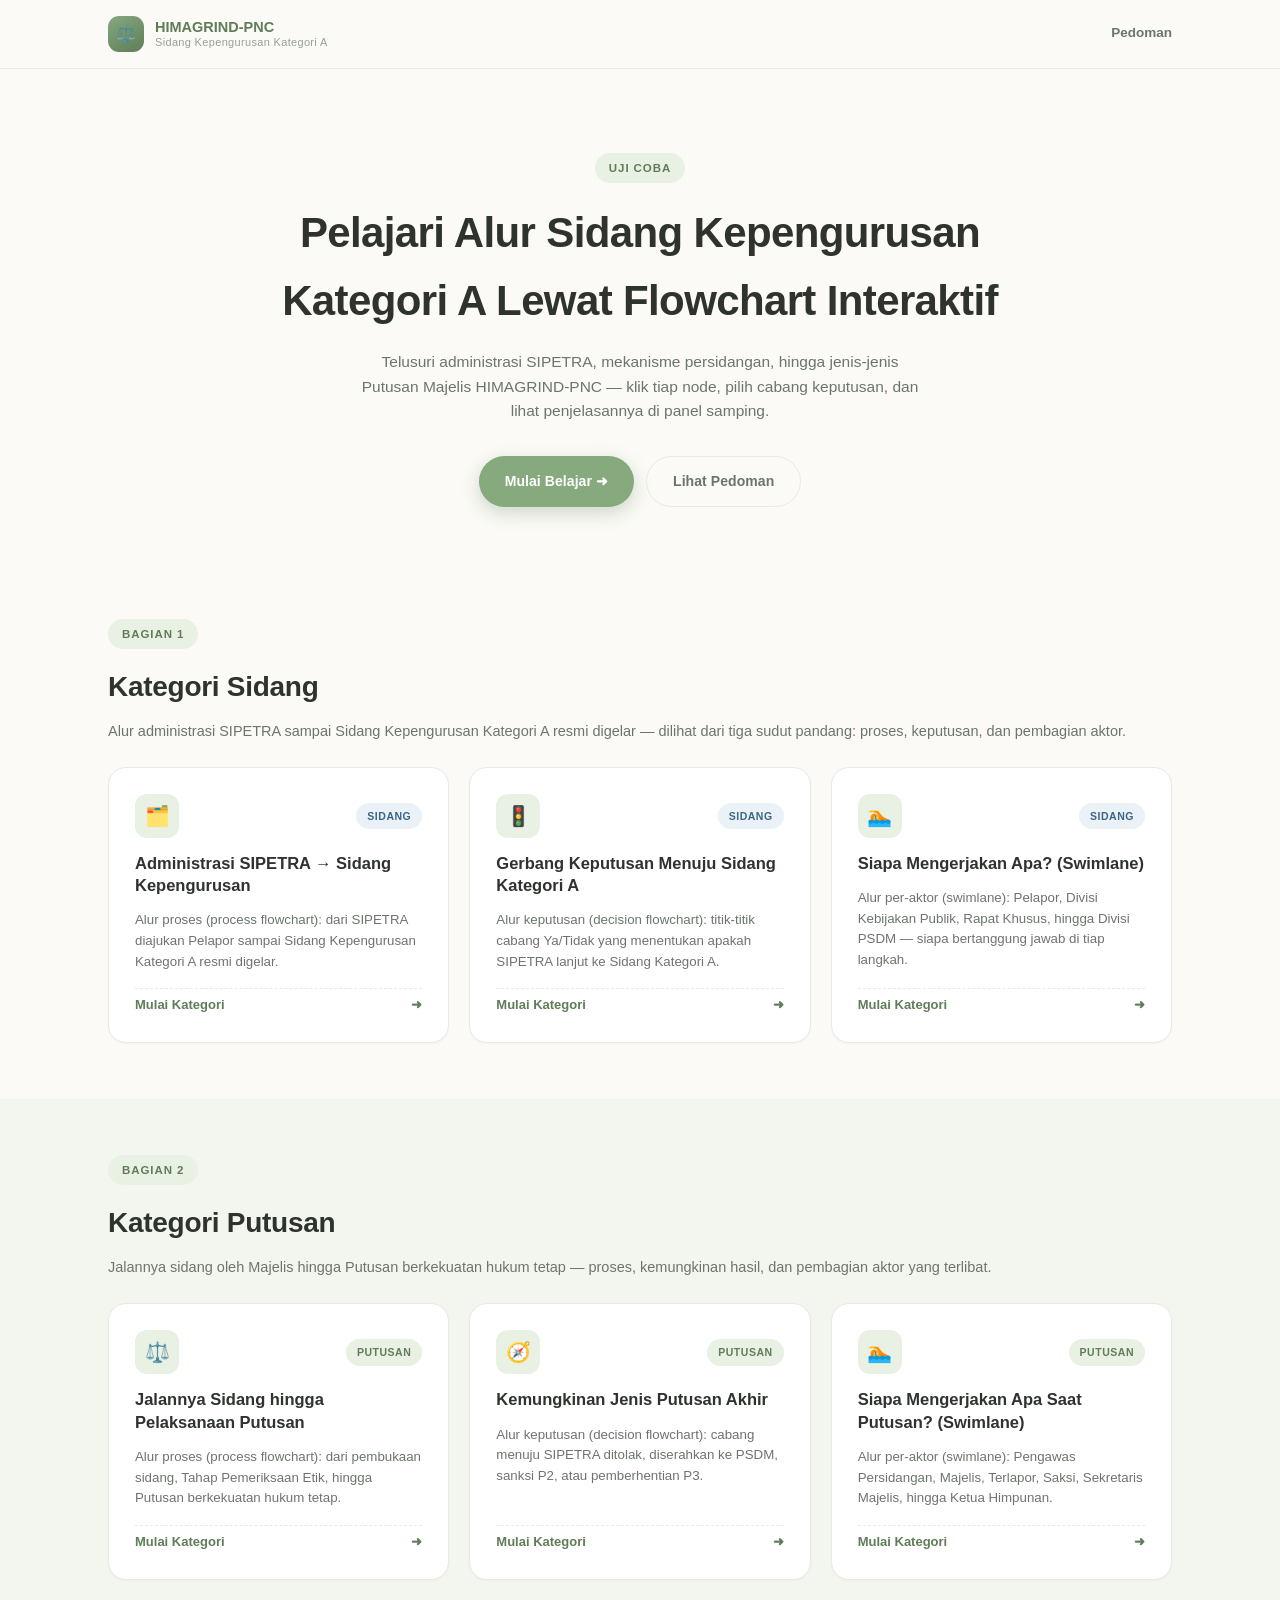
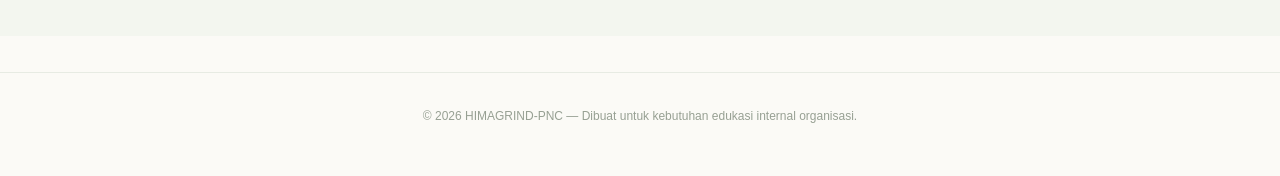
<file: index.html>
<!DOCTYPE html>
<html lang="id">
<head>
<meta charset="UTF-8">
<meta name="viewport" content="width=device-width, initial-scale=1.0">
<title>Interactive — Sidang Kepengurusan Kategori A | HIMAGRIND-PNC</title>
<link rel="stylesheet" href="assets/css/main.css">
</head>
<body>

  <nav class="navbar">
    <div class="navbar-inner">
      <div class="brand">
        <div class="brand-emblem">⚖️</div>
        <div class="brand-text">
          <span>HIMAGRIND-PNC</span>
          <small>Sidang Kepengurusan Kategori A</small>
        </div>
      </div>
      <div class="nav-links">
        <a href="https://setyosanang.github.io/FlowskA" target="_blank" rel="noopener">Pedoman</a>
      </div>
    </div>
  </nav>

  <!-- HERO: satu fokus, satu CTA -->
  <header class="hero container">
    <span class="eyebrow">Uji Coba</span>
    <h1>Pelajari Alur Sidang Kepengurusan Kategori A Lewat Flowchart Interaktif</h1>
    <p>Telusuri administrasi SIPETRA, mekanisme persidangan, hingga jenis-jenis Putusan Majelis HIMAGRIND-PNC — klik tiap node, pilih cabang keputusan, dan lihat penjelasannya di panel samping.</p>
    <div class="hero-cta-row">
      <a class="btn btn-primary" href="#kategori-sidang">Mulai Belajar ➜</a>
      <a class="btn btn-secondary" href="https://setyosanang.github.io/FlowskA/" target="_blank" rel="noopener">Lihat Pedoman</a>
    </div>
  </header>

  <!-- SECTION: Kategori Sidang -->
  <section class="section" id="kategori-sidang">
    <div class="container">
      <div class="section-head align-left">
        <span class="eyebrow">Bagian 1</span>
        <h2>Kategori Sidang</h2>
        <p>Alur administrasi SIPETRA sampai Sidang Kepengurusan Kategori A resmi digelar — dilihat dari tiga sudut pandang: proses, keputusan, dan pembagian aktor.</p>
      </div>
      <div class="category-grid" id="gridSidang"></div>
    </div>
  </section>

  <!-- SECTION: Kategori Putusan -->
  <section class="section section-alt" id="kategori-putusan">
    <div class="container">
      <div class="section-head align-left">
        <span class="eyebrow">Bagian 2</span>
        <h2>Kategori Putusan</h2>
        <p>Jalannya sidang oleh Majelis hingga Putusan berkekuatan hukum tetap — proses, kemungkinan hasil, dan pembagian aktor yang terlibat.</p>
      </div>
      <div class="category-grid" id="gridPutusan"></div>
    </div>
  </section>

  <footer class="site-footer">
    © <span data-year></span> HIMAGRIND-PNC — Dibuat untuk kebutuhan edukasi internal organisasi.
  </footer>

  <script src="assets/js/flowchart-data.js"></script>
  <script src="assets/js/main.js"></script>
</body>
</html>
</file>
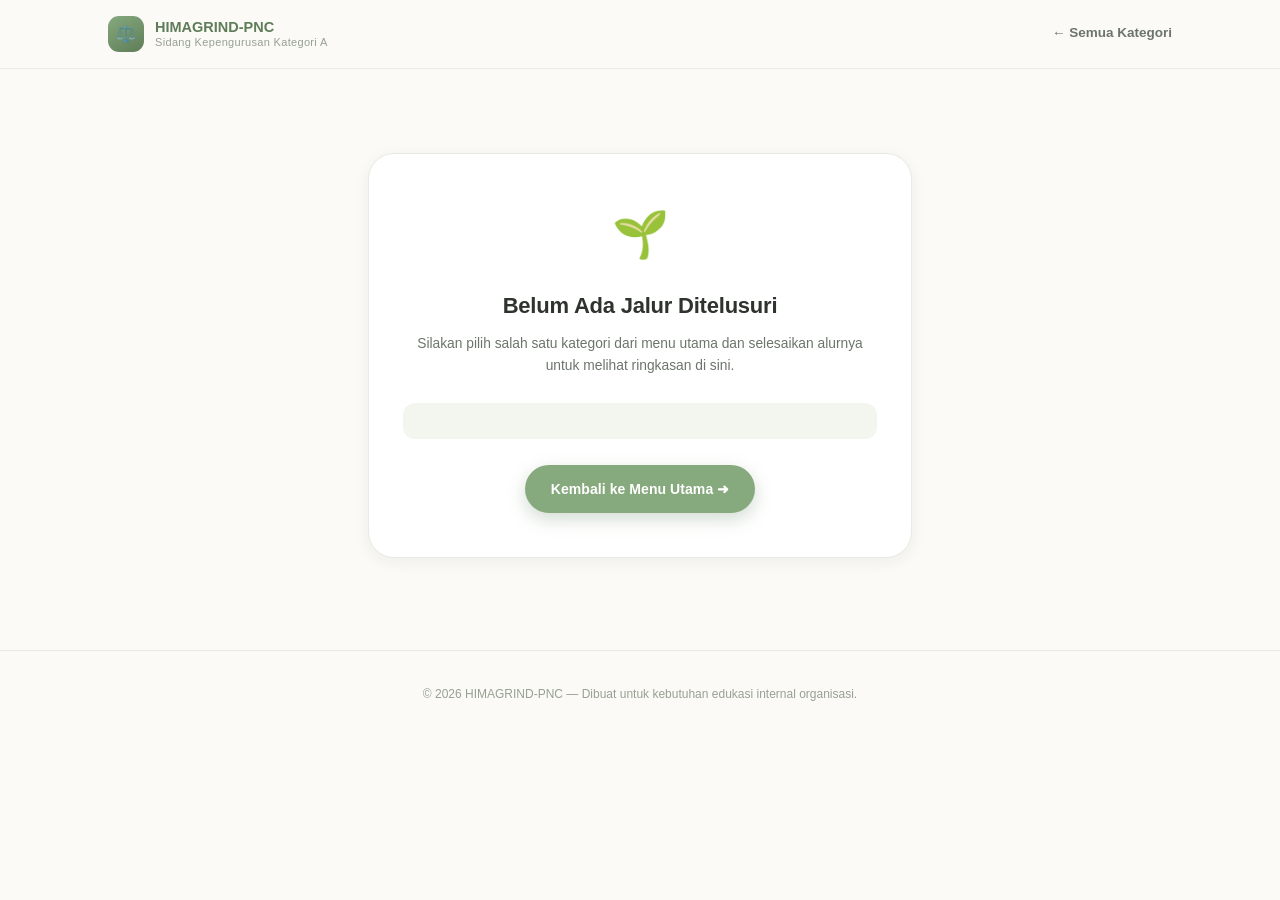
<file: hasil.html>
<!DOCTYPE html>
<html lang="id">
<head>
<meta charset="UTF-8">
<meta name="viewport" content="width=device-width, initial-scale=1.0">
<title>Ringkasan Hasil | HIMAGRIND-PNC</title>
<link rel="stylesheet" href="assets/css/main.css">
</head>
<body>

  <nav class="navbar">
    <div class="navbar-inner">
      <div class="brand">
        <div class="brand-emblem">⚖️</div>
        <div class="brand-text">
          <span>HIMAGRIND-PNC</span>
          <small>Sidang Kepengurusan Kategori A</small>
        </div>
      </div>
      <div class="nav-links"><a href="index.html">← Semua Kategori</a></div>
    </div>
  </nav>

  <main class="result-wrap">
    <div class="result-card">
      <div class="result-emoji" id="resultEmoji">🎉</div>
      <h1 id="resultTitle">Alur Selesai Ditelusuri</h1>
      <p id="resultSub">Berikut ringkasan jalur yang kamu pilih.</p>

      <ul class="result-path" id="resultPath"></ul>

      <div class="result-actions">
        <a class="btn btn-secondary" id="replayBtn" href="#">↺ Ulangi Kategori Ini</a>
        <a class="btn btn-primary" href="index.html">Kembali ke Menu Utama ➜</a>
      </div>
    </div>
  </main>

  <footer class="site-footer">
    © <span data-year></span> HIMAGRIND-PNC — Dibuat untuk kebutuhan edukasi internal organisasi.
  </footer>

  <script src="assets/js/flowchart-data.js"></script>
  <script src="assets/js/main.js"></script>
  <script src="assets/js/hasil.js"></script>
</body>
</html>
</file>
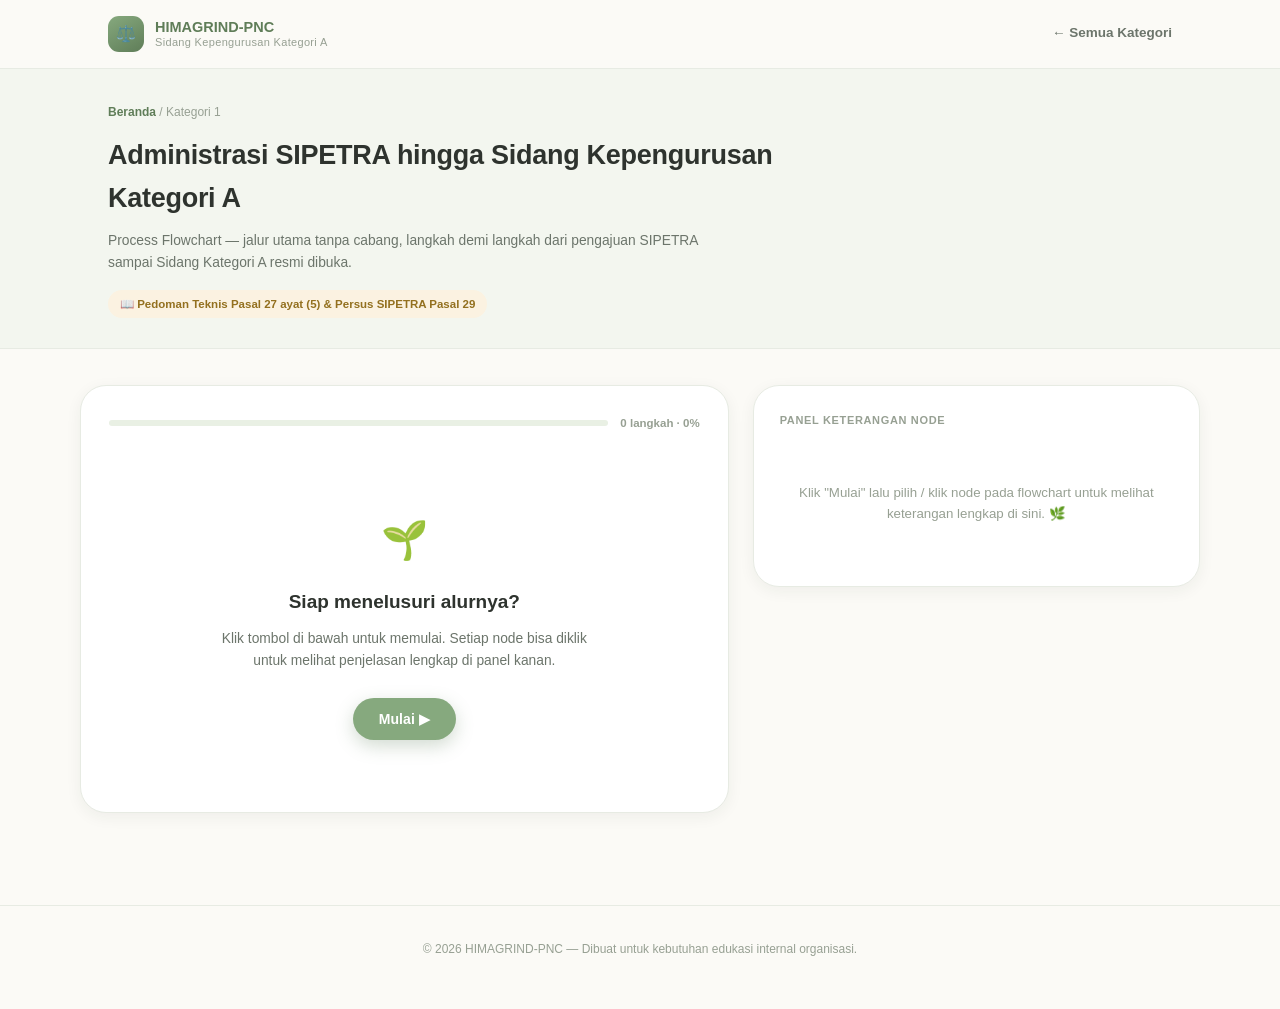
<file: kategori-1.html>
<!DOCTYPE html>
<html lang="id">
<head>
<meta charset="UTF-8">
<meta name="viewport" content="width=device-width, initial-scale=1.0">
<title>Kategori 1 — Administrasi SIPETRA (Process) | HIMAGRIND-PNC</title>
<link rel="stylesheet" href="assets/css/main.css">
</head>
<body>

  <nav class="navbar">
    <div class="navbar-inner">
      <div class="brand">
        <div class="brand-emblem">⚖️</div>
        <div class="brand-text">
          <span>HIMAGRIND-PNC</span>
          <small>Sidang Kepengurusan Kategori A</small>
        </div>
      </div>
      <div class="nav-links">
        <a href="index.html">← Semua Kategori</a>
      </div>
    </div>
  </nav>

  <header class="game-header">
    <div class="container">
      <div class="crumbs"><a href="index.html">Beranda</a> / Kategori 1</div>
      <h1 id="pageTitle">Memuat...</h1>
      <p class="cat-sub" id="pageSubtitle"></p>
      <div class="meta-row">
        <span class="meta-pill" id="pageLegal"></span>
      </div>
    </div>
  </header>

  <section class="container game-wrap">
    <div class="flowchart-panel">

      <div class="progress-strip">
        <div class="progress-bar-outer"><div class="progress-bar-inner" id="progressInner"></div></div>
        <span class="progress-text"><span id="progressStep">0 langkah</span> · <span id="progressPct">0%</span></span>
      </div>

      <div class="start-screen" id="startScreen">
        <div class="emoji">🌱</div>
        <h2>Siap menelusuri alurnya?</h2>
        <p>Klik tombol di bawah untuk memulai. Setiap node bisa diklik untuk melihat penjelasan lengkap di panel kanan.</p>
        <button class="btn btn-primary" id="startBtn">Mulai ▶</button>
      </div>

      <div class="flowchart-area" id="flowchartArea" style="display:none;"></div>

      <div class="controls-row" id="controlsRow" style="display:none;">
        <div class="left-group">
          <button class="btn btn-quiet" id="backBtn">⟲ Kembali</button>
          <button class="btn btn-quiet" id="restartBtn">↺ Ulangi</button>
        </div>
        <div class="right-group">
          <a class="btn btn-secondary" href="index.html">Menu Utama</a>
          <a class="btn btn-primary" href="kategori-2.html">Kategori 2 ➜</a>
        </div>
      </div>
    </div>

    <aside class="info-panel">
      <div class="panel-label">Panel Keterangan Node</div>
      <div id="infoPanel">
        <div class="info-empty">Klik "Mulai" lalu pilih / klik node pada flowchart untuk melihat keterangan lengkap di sini. 🌿</div>
      </div>
    </aside>
  </section>

  <footer class="site-footer">
    © <span data-year></span> HIMAGRIND-PNC — Dibuat untuk kebutuhan edukasi internal organisasi.
  </footer>

  <script src="assets/js/main.js"></script>
  <script src="assets/js/kategori-1.js"></script>
  <script src="assets/js/flowchart-core.js"></script>
  <script>
    document.addEventListener("DOMContentLoaded", function () {
      var data = window.KATEGORI_DATA;
      document.getElementById("pageTitle").textContent = data.title;
      document.getElementById("pageSubtitle").textContent = data.subtitle || "";
      document.getElementById("pageLegal").textContent = "📖 " + (data.legalRef || "");
      document.title = data.title + " | HIMAGRIND-PNC";

      var els = {
        startScreen: document.getElementById("startScreen"),
        flowchartArea: document.getElementById("flowchartArea"),
        controlsRow: document.getElementById("controlsRow"),
        infoPanel: document.getElementById("infoPanel"),
        startBtn: document.getElementById("startBtn"),
        restartBtn: document.getElementById("restartBtn"),
        backBtn: document.getElementById("backBtn"),
        progressInner: document.getElementById("progressInner"),
        progressStep: document.getElementById("progressStep"),
        progressPct: document.getElementById("progressPct")
      };
      new window.FlowchartGame(data, els);
    });
  </script>
</body>
</html>
</file>
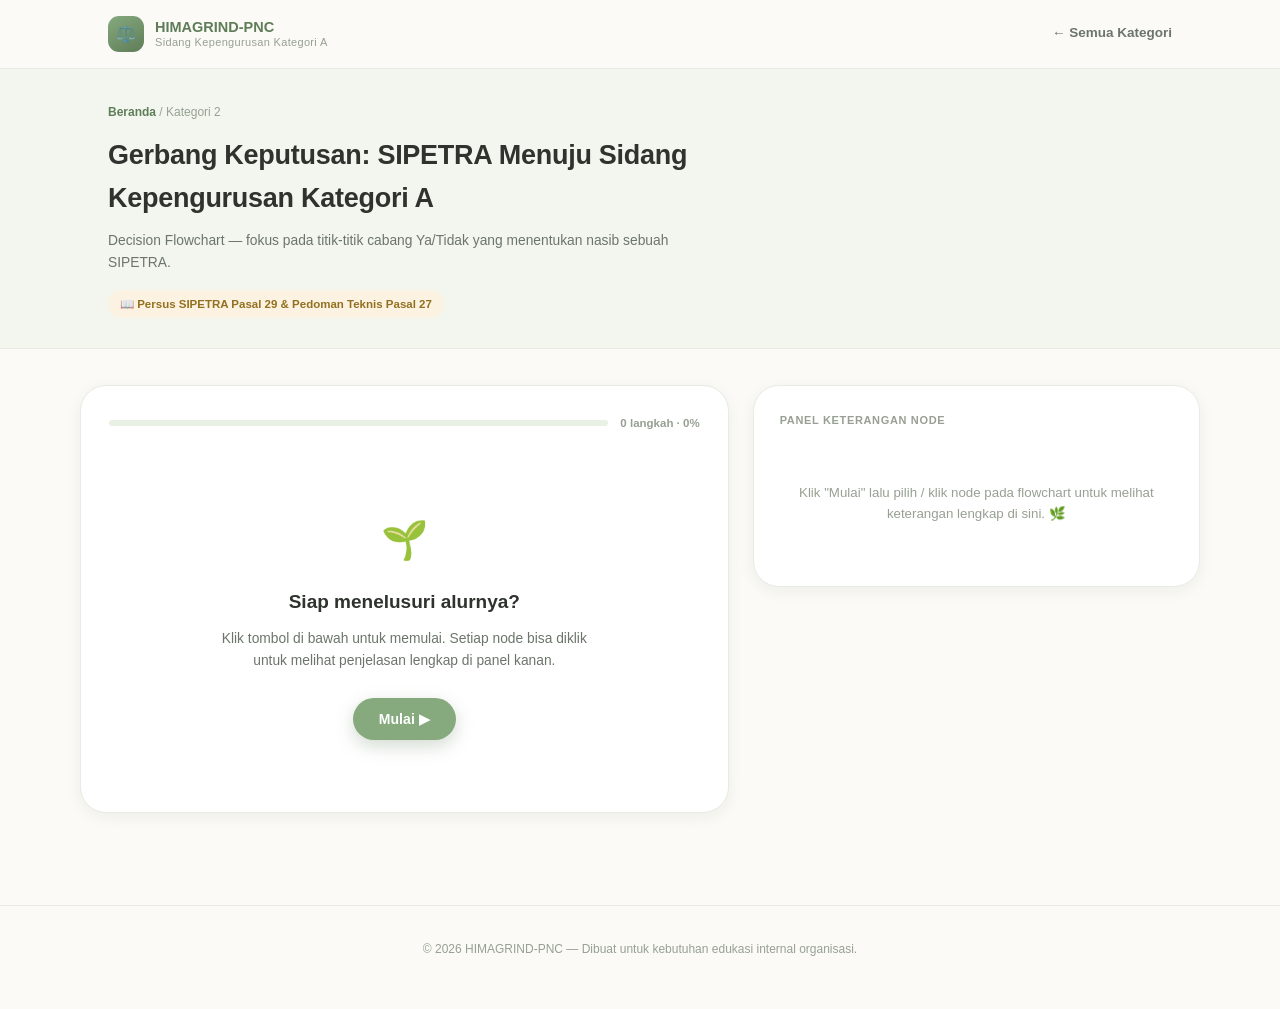
<file: kategori-2.html>
<!DOCTYPE html>
<html lang="id">
<head>
<meta charset="UTF-8">
<meta name="viewport" content="width=device-width, initial-scale=1.0">
<title>Kategori 2 — Gerbang Keputusan Sidang (Decision) | HIMAGRIND-PNC</title>
<link rel="stylesheet" href="assets/css/main.css">
</head>
<body>

  <nav class="navbar">
    <div class="navbar-inner">
      <div class="brand">
        <div class="brand-emblem">⚖️</div>
        <div class="brand-text">
          <span>HIMAGRIND-PNC</span>
          <small>Sidang Kepengurusan Kategori A</small>
        </div>
      </div>
      <div class="nav-links">
        <a href="index.html">← Semua Kategori</a>
      </div>
    </div>
  </nav>

  <header class="game-header">
    <div class="container">
      <div class="crumbs"><a href="index.html">Beranda</a> / Kategori 2</div>
      <h1 id="pageTitle">Memuat...</h1>
      <p class="cat-sub" id="pageSubtitle"></p>
      <div class="meta-row">
        <span class="meta-pill" id="pageLegal"></span>
      </div>
    </div>
  </header>

  <section class="container game-wrap">
    <div class="flowchart-panel">

      <div class="progress-strip">
        <div class="progress-bar-outer"><div class="progress-bar-inner" id="progressInner"></div></div>
        <span class="progress-text"><span id="progressStep">0 langkah</span> · <span id="progressPct">0%</span></span>
      </div>

      <div class="start-screen" id="startScreen">
        <div class="emoji">🌱</div>
        <h2>Siap menelusuri alurnya?</h2>
        <p>Klik tombol di bawah untuk memulai. Setiap node bisa diklik untuk melihat penjelasan lengkap di panel kanan.</p>
        <button class="btn btn-primary" id="startBtn">Mulai ▶</button>
      </div>

      <div class="flowchart-area" id="flowchartArea" style="display:none;"></div>

      <div class="controls-row" id="controlsRow" style="display:none;">
        <div class="left-group">
          <button class="btn btn-quiet" id="backBtn">⟲ Kembali</button>
          <button class="btn btn-quiet" id="restartBtn">↺ Ulangi</button>
        </div>
        <div class="right-group">
          <a class="btn btn-secondary" href="index.html">Menu Utama</a>
          <a class="btn btn-primary" href="kategori-3.html">Kategori 3 ➜</a>
        </div>
      </div>
    </div>

    <aside class="info-panel">
      <div class="panel-label">Panel Keterangan Node</div>
      <div id="infoPanel">
        <div class="info-empty">Klik "Mulai" lalu pilih / klik node pada flowchart untuk melihat keterangan lengkap di sini. 🌿</div>
      </div>
    </aside>
  </section>

  <footer class="site-footer">
    © <span data-year></span> HIMAGRIND-PNC — Dibuat untuk kebutuhan edukasi internal organisasi.
  </footer>

  <script src="assets/js/main.js"></script>
  <script src="assets/js/kategori-2.js"></script>
  <script src="assets/js/flowchart-core.js"></script>
  <script>
    document.addEventListener("DOMContentLoaded", function () {
      var data = window.KATEGORI_DATA;
      document.getElementById("pageTitle").textContent = data.title;
      document.getElementById("pageSubtitle").textContent = data.subtitle || "";
      document.getElementById("pageLegal").textContent = "📖 " + (data.legalRef || "");
      document.title = data.title + " | HIMAGRIND-PNC";

      var els = {
        startScreen: document.getElementById("startScreen"),
        flowchartArea: document.getElementById("flowchartArea"),
        controlsRow: document.getElementById("controlsRow"),
        infoPanel: document.getElementById("infoPanel"),
        startBtn: document.getElementById("startBtn"),
        restartBtn: document.getElementById("restartBtn"),
        backBtn: document.getElementById("backBtn"),
        progressInner: document.getElementById("progressInner"),
        progressStep: document.getElementById("progressStep"),
        progressPct: document.getElementById("progressPct")
      };
      new window.FlowchartGame(data, els);
    });
  </script>
</body>
</html>
</file>
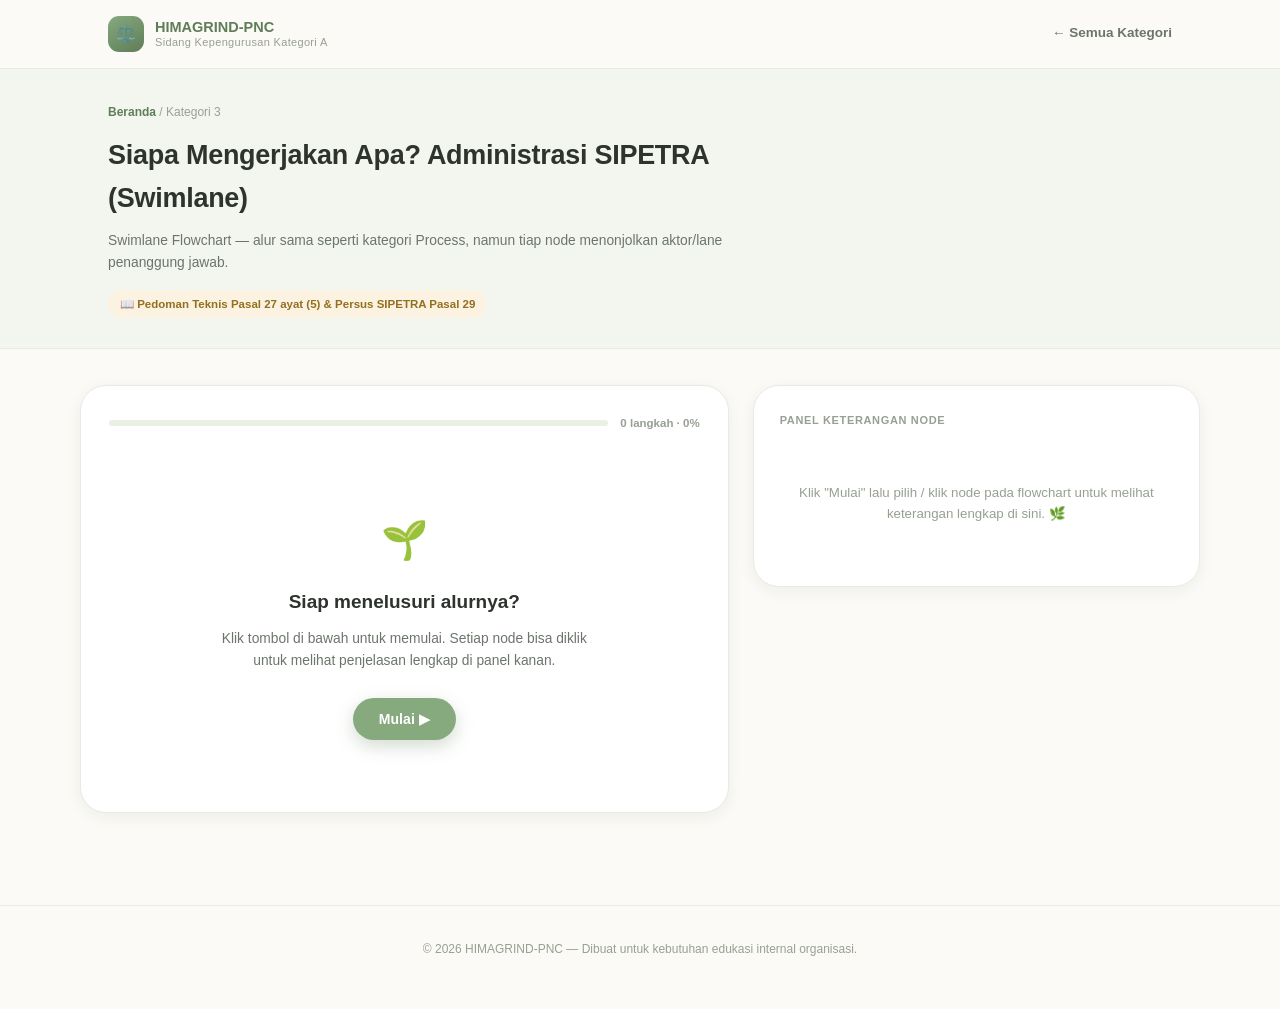
<file: kategori-3.html>
<!DOCTYPE html>
<html lang="id">
<head>
<meta charset="UTF-8">
<meta name="viewport" content="width=device-width, initial-scale=1.0">
<title>Kategori 3 — Siapa Mengerjakan Apa (Swimlane Sidang) | HIMAGRIND-PNC</title>
<link rel="stylesheet" href="assets/css/main.css">
</head>
<body>

  <nav class="navbar">
    <div class="navbar-inner">
      <div class="brand">
        <div class="brand-emblem">⚖️</div>
        <div class="brand-text">
          <span>HIMAGRIND-PNC</span>
          <small>Sidang Kepengurusan Kategori A</small>
        </div>
      </div>
      <div class="nav-links">
        <a href="index.html">← Semua Kategori</a>
      </div>
    </div>
  </nav>

  <header class="game-header">
    <div class="container">
      <div class="crumbs"><a href="index.html">Beranda</a> / Kategori 3</div>
      <h1 id="pageTitle">Memuat...</h1>
      <p class="cat-sub" id="pageSubtitle"></p>
      <div class="meta-row">
        <span class="meta-pill" id="pageLegal"></span>
      </div>
    </div>
  </header>

  <section class="container game-wrap">
    <div class="flowchart-panel">

      <div class="progress-strip">
        <div class="progress-bar-outer"><div class="progress-bar-inner" id="progressInner"></div></div>
        <span class="progress-text"><span id="progressStep">0 langkah</span> · <span id="progressPct">0%</span></span>
      </div>

      <div class="start-screen" id="startScreen">
        <div class="emoji">🌱</div>
        <h2>Siap menelusuri alurnya?</h2>
        <p>Klik tombol di bawah untuk memulai. Setiap node bisa diklik untuk melihat penjelasan lengkap di panel kanan.</p>
        <button class="btn btn-primary" id="startBtn">Mulai ▶</button>
      </div>

      <div class="flowchart-area" id="flowchartArea" style="display:none;"></div>

      <div class="controls-row" id="controlsRow" style="display:none;">
        <div class="left-group">
          <button class="btn btn-quiet" id="backBtn">⟲ Kembali</button>
          <button class="btn btn-quiet" id="restartBtn">↺ Ulangi</button>
        </div>
        <div class="right-group">
          <a class="btn btn-secondary" href="index.html">Menu Utama</a>
          <a class="btn btn-primary" href="kategori-4.html">Kategori 4 ➜</a>
        </div>
      </div>
    </div>

    <aside class="info-panel">
      <div class="panel-label">Panel Keterangan Node</div>
      <div id="infoPanel">
        <div class="info-empty">Klik "Mulai" lalu pilih / klik node pada flowchart untuk melihat keterangan lengkap di sini. 🌿</div>
      </div>
    </aside>
  </section>

  <footer class="site-footer">
    © <span data-year></span> HIMAGRIND-PNC — Dibuat untuk kebutuhan edukasi internal organisasi.
  </footer>

  <script src="assets/js/main.js"></script>
  <script src="assets/js/kategori-3.js"></script>
  <script src="assets/js/flowchart-core.js"></script>
  <script>
    document.addEventListener("DOMContentLoaded", function () {
      var data = window.KATEGORI_DATA;
      document.getElementById("pageTitle").textContent = data.title;
      document.getElementById("pageSubtitle").textContent = data.subtitle || "";
      document.getElementById("pageLegal").textContent = "📖 " + (data.legalRef || "");
      document.title = data.title + " | HIMAGRIND-PNC";

      var els = {
        startScreen: document.getElementById("startScreen"),
        flowchartArea: document.getElementById("flowchartArea"),
        controlsRow: document.getElementById("controlsRow"),
        infoPanel: document.getElementById("infoPanel"),
        startBtn: document.getElementById("startBtn"),
        restartBtn: document.getElementById("restartBtn"),
        backBtn: document.getElementById("backBtn"),
        progressInner: document.getElementById("progressInner"),
        progressStep: document.getElementById("progressStep"),
        progressPct: document.getElementById("progressPct")
      };
      new window.FlowchartGame(data, els);
    });
  </script>
</body>
</html>
</file>
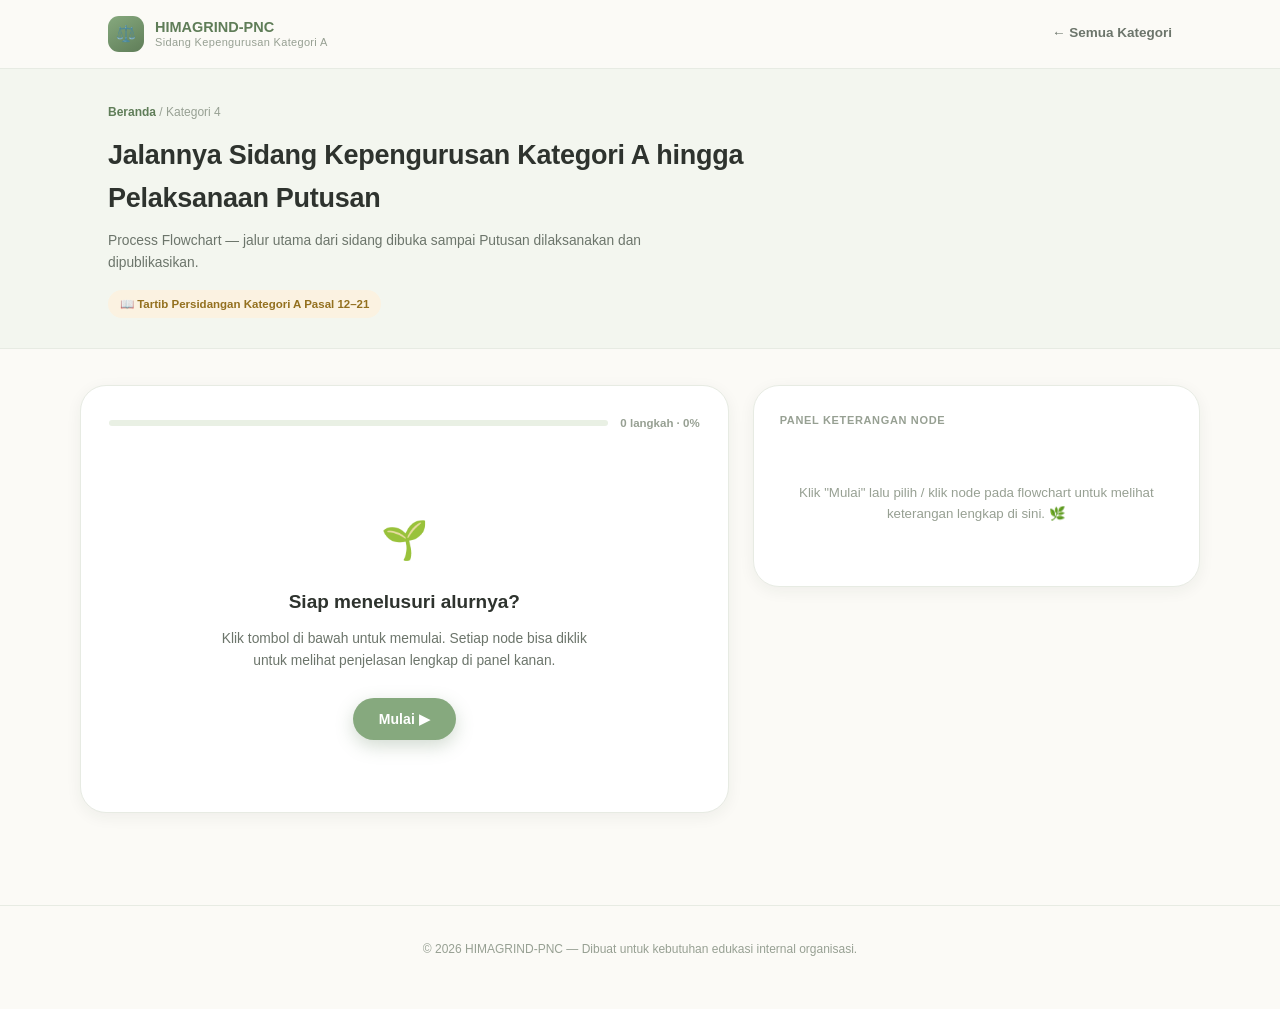
<file: kategori-4.html>
<!DOCTYPE html>
<html lang="id">
<head>
<meta charset="UTF-8">
<meta name="viewport" content="width=device-width, initial-scale=1.0">
<title>Kategori 4 — Jalannya Sidang hingga Putusan (Process) | HIMAGRIND-PNC</title>
<link rel="stylesheet" href="assets/css/main.css">
</head>
<body>

  <nav class="navbar">
    <div class="navbar-inner">
      <div class="brand">
        <div class="brand-emblem">⚖️</div>
        <div class="brand-text">
          <span>HIMAGRIND-PNC</span>
          <small>Sidang Kepengurusan Kategori A</small>
        </div>
      </div>
      <div class="nav-links">
        <a href="index.html">← Semua Kategori</a>
      </div>
    </div>
  </nav>

  <header class="game-header">
    <div class="container">
      <div class="crumbs"><a href="index.html">Beranda</a> / Kategori 4</div>
      <h1 id="pageTitle">Memuat...</h1>
      <p class="cat-sub" id="pageSubtitle"></p>
      <div class="meta-row">
        <span class="meta-pill" id="pageLegal"></span>
      </div>
    </div>
  </header>

  <section class="container game-wrap">
    <div class="flowchart-panel">

      <div class="progress-strip">
        <div class="progress-bar-outer"><div class="progress-bar-inner" id="progressInner"></div></div>
        <span class="progress-text"><span id="progressStep">0 langkah</span> · <span id="progressPct">0%</span></span>
      </div>

      <div class="start-screen" id="startScreen">
        <div class="emoji">🌱</div>
        <h2>Siap menelusuri alurnya?</h2>
        <p>Klik tombol di bawah untuk memulai. Setiap node bisa diklik untuk melihat penjelasan lengkap di panel kanan.</p>
        <button class="btn btn-primary" id="startBtn">Mulai ▶</button>
      </div>

      <div class="flowchart-area" id="flowchartArea" style="display:none;"></div>

      <div class="controls-row" id="controlsRow" style="display:none;">
        <div class="left-group">
          <button class="btn btn-quiet" id="backBtn">⟲ Kembali</button>
          <button class="btn btn-quiet" id="restartBtn">↺ Ulangi</button>
        </div>
        <div class="right-group">
          <a class="btn btn-secondary" href="index.html">Menu Utama</a>
          <a class="btn btn-primary" href="kategori-5.html">Kategori 5 ➜</a>
        </div>
      </div>
    </div>

    <aside class="info-panel">
      <div class="panel-label">Panel Keterangan Node</div>
      <div id="infoPanel">
        <div class="info-empty">Klik "Mulai" lalu pilih / klik node pada flowchart untuk melihat keterangan lengkap di sini. 🌿</div>
      </div>
    </aside>
  </section>

  <footer class="site-footer">
    © <span data-year></span> HIMAGRIND-PNC — Dibuat untuk kebutuhan edukasi internal organisasi.
  </footer>

  <script src="assets/js/main.js"></script>
  <script src="assets/js/kategori-4.js"></script>
  <script src="assets/js/flowchart-core.js"></script>
  <script>
    document.addEventListener("DOMContentLoaded", function () {
      var data = window.KATEGORI_DATA;
      document.getElementById("pageTitle").textContent = data.title;
      document.getElementById("pageSubtitle").textContent = data.subtitle || "";
      document.getElementById("pageLegal").textContent = "📖 " + (data.legalRef || "");
      document.title = data.title + " | HIMAGRIND-PNC";

      var els = {
        startScreen: document.getElementById("startScreen"),
        flowchartArea: document.getElementById("flowchartArea"),
        controlsRow: document.getElementById("controlsRow"),
        infoPanel: document.getElementById("infoPanel"),
        startBtn: document.getElementById("startBtn"),
        restartBtn: document.getElementById("restartBtn"),
        backBtn: document.getElementById("backBtn"),
        progressInner: document.getElementById("progressInner"),
        progressStep: document.getElementById("progressStep"),
        progressPct: document.getElementById("progressPct")
      };
      new window.FlowchartGame(data, els);
    });
  </script>
</body>
</html>
</file>
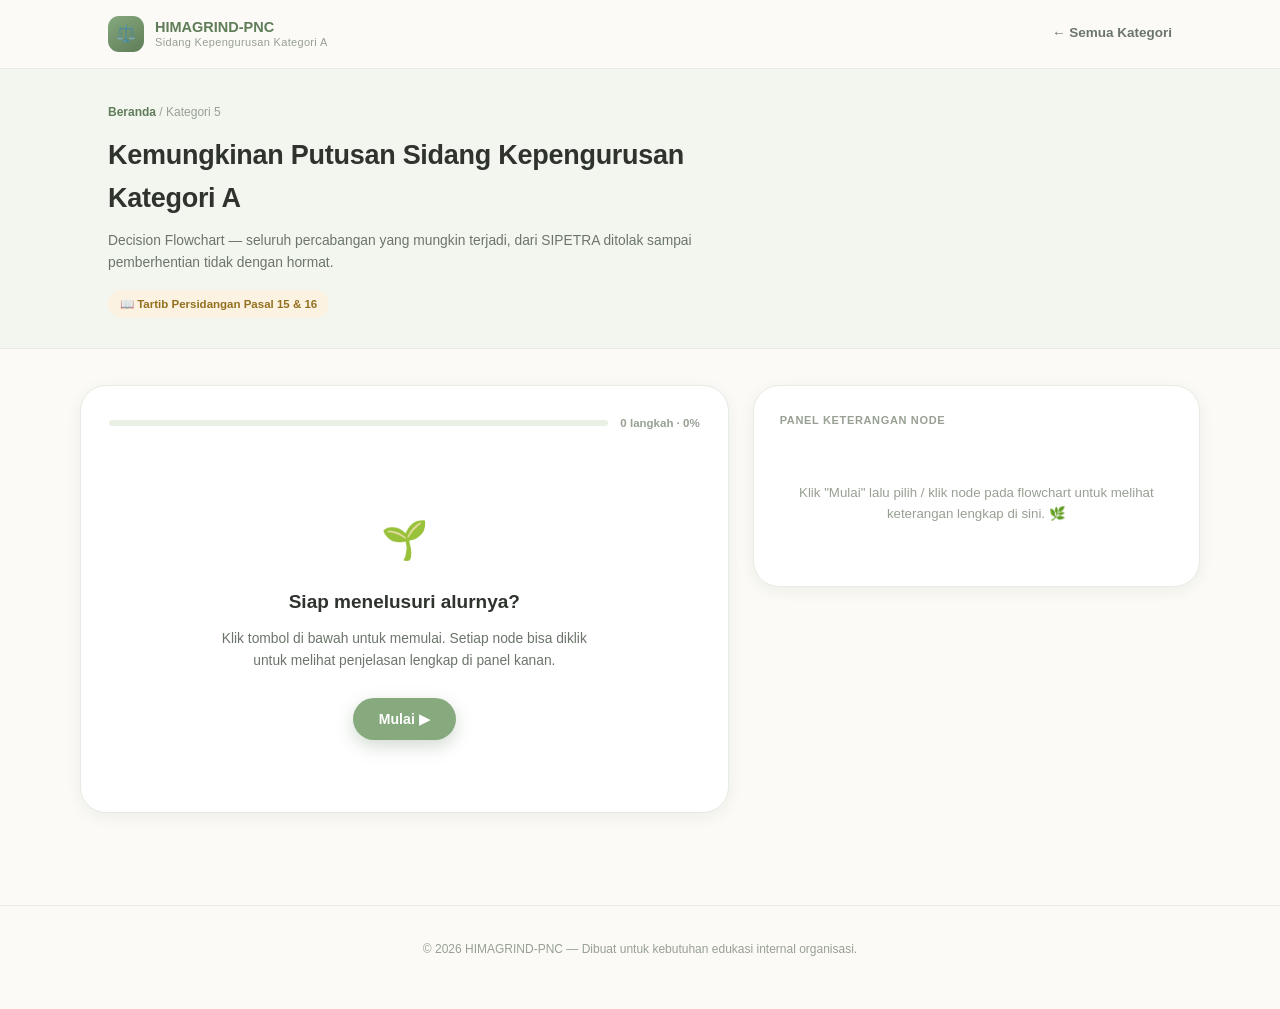
<file: kategori-5.html>
<!DOCTYPE html>
<html lang="id">
<head>
<meta charset="UTF-8">
<meta name="viewport" content="width=device-width, initial-scale=1.0">
<title>Kategori 5 — Kemungkinan Putusan Akhir (Decision) | HIMAGRIND-PNC</title>
<link rel="stylesheet" href="assets/css/main.css">
</head>
<body>

  <nav class="navbar">
    <div class="navbar-inner">
      <div class="brand">
        <div class="brand-emblem">⚖️</div>
        <div class="brand-text">
          <span>HIMAGRIND-PNC</span>
          <small>Sidang Kepengurusan Kategori A</small>
        </div>
      </div>
      <div class="nav-links">
        <a href="index.html">← Semua Kategori</a>
      </div>
    </div>
  </nav>

  <header class="game-header">
    <div class="container">
      <div class="crumbs"><a href="index.html">Beranda</a> / Kategori 5</div>
      <h1 id="pageTitle">Memuat...</h1>
      <p class="cat-sub" id="pageSubtitle"></p>
      <div class="meta-row">
        <span class="meta-pill" id="pageLegal"></span>
      </div>
    </div>
  </header>

  <section class="container game-wrap">
    <div class="flowchart-panel">

      <div class="progress-strip">
        <div class="progress-bar-outer"><div class="progress-bar-inner" id="progressInner"></div></div>
        <span class="progress-text"><span id="progressStep">0 langkah</span> · <span id="progressPct">0%</span></span>
      </div>

      <div class="start-screen" id="startScreen">
        <div class="emoji">🌱</div>
        <h2>Siap menelusuri alurnya?</h2>
        <p>Klik tombol di bawah untuk memulai. Setiap node bisa diklik untuk melihat penjelasan lengkap di panel kanan.</p>
        <button class="btn btn-primary" id="startBtn">Mulai ▶</button>
      </div>

      <div class="flowchart-area" id="flowchartArea" style="display:none;"></div>

      <div class="controls-row" id="controlsRow" style="display:none;">
        <div class="left-group">
          <button class="btn btn-quiet" id="backBtn">⟲ Kembali</button>
          <button class="btn btn-quiet" id="restartBtn">↺ Ulangi</button>
        </div>
        <div class="right-group">
          <a class="btn btn-secondary" href="index.html">Menu Utama</a>
          <a class="btn btn-primary" href="kategori-6.html">Kategori 6 ➜</a>
        </div>
      </div>
    </div>

    <aside class="info-panel">
      <div class="panel-label">Panel Keterangan Node</div>
      <div id="infoPanel">
        <div class="info-empty">Klik "Mulai" lalu pilih / klik node pada flowchart untuk melihat keterangan lengkap di sini. 🌿</div>
      </div>
    </aside>
  </section>

  <footer class="site-footer">
    © <span data-year></span> HIMAGRIND-PNC — Dibuat untuk kebutuhan edukasi internal organisasi.
  </footer>

  <script src="assets/js/main.js"></script>
  <script src="assets/js/kategori-5.js"></script>
  <script src="assets/js/flowchart-core.js"></script>
  <script>
    document.addEventListener("DOMContentLoaded", function () {
      var data = window.KATEGORI_DATA;
      document.getElementById("pageTitle").textContent = data.title;
      document.getElementById("pageSubtitle").textContent = data.subtitle || "";
      document.getElementById("pageLegal").textContent = "📖 " + (data.legalRef || "");
      document.title = data.title + " | HIMAGRIND-PNC";

      var els = {
        startScreen: document.getElementById("startScreen"),
        flowchartArea: document.getElementById("flowchartArea"),
        controlsRow: document.getElementById("controlsRow"),
        infoPanel: document.getElementById("infoPanel"),
        startBtn: document.getElementById("startBtn"),
        restartBtn: document.getElementById("restartBtn"),
        backBtn: document.getElementById("backBtn"),
        progressInner: document.getElementById("progressInner"),
        progressStep: document.getElementById("progressStep"),
        progressPct: document.getElementById("progressPct")
      };
      new window.FlowchartGame(data, els);
    });
  </script>
</body>
</html>
</file>
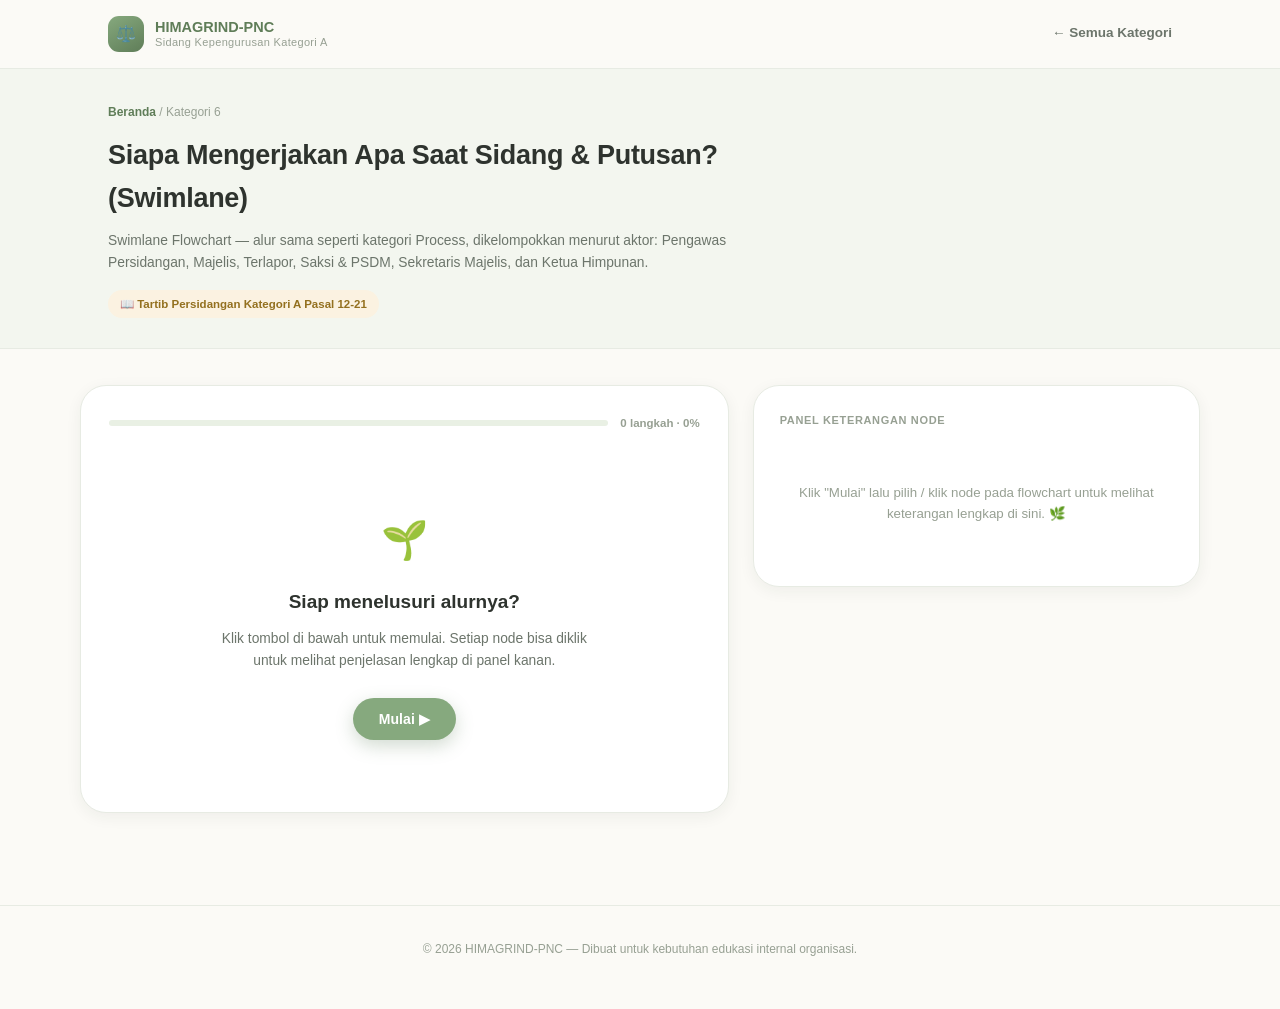
<file: kategori-6.html>
<!DOCTYPE html>
<html lang="id">
<head>
<meta charset="UTF-8">
<meta name="viewport" content="width=device-width, initial-scale=1.0">
<title>Kategori 6 — Siapa Mengerjakan Apa (Swimlane Putusan) | HIMAGRIND-PNC</title>
<link rel="stylesheet" href="assets/css/main.css">
</head>
<body>

  <nav class="navbar">
    <div class="navbar-inner">
      <div class="brand">
        <div class="brand-emblem">⚖️</div>
        <div class="brand-text">
          <span>HIMAGRIND-PNC</span>
          <small>Sidang Kepengurusan Kategori A</small>
        </div>
      </div>
      <div class="nav-links">
        <a href="index.html">← Semua Kategori</a>
      </div>
    </div>
  </nav>

  <header class="game-header">
    <div class="container">
      <div class="crumbs"><a href="index.html">Beranda</a> / Kategori 6</div>
      <h1 id="pageTitle">Memuat...</h1>
      <p class="cat-sub" id="pageSubtitle"></p>
      <div class="meta-row">
        <span class="meta-pill" id="pageLegal"></span>
      </div>
    </div>
  </header>

  <section class="container game-wrap">
    <div class="flowchart-panel">

      <div class="progress-strip">
        <div class="progress-bar-outer"><div class="progress-bar-inner" id="progressInner"></div></div>
        <span class="progress-text"><span id="progressStep">0 langkah</span> · <span id="progressPct">0%</span></span>
      </div>

      <div class="start-screen" id="startScreen">
        <div class="emoji">🌱</div>
        <h2>Siap menelusuri alurnya?</h2>
        <p>Klik tombol di bawah untuk memulai. Setiap node bisa diklik untuk melihat penjelasan lengkap di panel kanan.</p>
        <button class="btn btn-primary" id="startBtn">Mulai ▶</button>
      </div>

      <div class="flowchart-area" id="flowchartArea" style="display:none;"></div>

      <div class="controls-row" id="controlsRow" style="display:none;">
        <div class="left-group">
          <button class="btn btn-quiet" id="backBtn">⟲ Kembali</button>
          <button class="btn btn-quiet" id="restartBtn">↺ Ulangi</button>
        </div>
        <div class="right-group">
          <a class="btn btn-secondary" href="index.html">Menu Utama</a>
          <a class="btn btn-primary" href="hasil.html">Lihat Ringkasan ➜</a>
        </div>
      </div>
    </div>

    <aside class="info-panel">
      <div class="panel-label">Panel Keterangan Node</div>
      <div id="infoPanel">
        <div class="info-empty">Klik "Mulai" lalu pilih / klik node pada flowchart untuk melihat keterangan lengkap di sini. 🌿</div>
      </div>
    </aside>
  </section>

  <footer class="site-footer">
    © <span data-year></span> HIMAGRIND-PNC — Dibuat untuk kebutuhan edukasi internal organisasi.
  </footer>

  <script src="assets/js/main.js"></script>
  <script src="assets/js/kategori-6.js"></script>
  <script src="assets/js/flowchart-core.js"></script>
  <script>
    document.addEventListener("DOMContentLoaded", function () {
      var data = window.KATEGORI_DATA;
      document.getElementById("pageTitle").textContent = data.title;
      document.getElementById("pageSubtitle").textContent = data.subtitle || "";
      document.getElementById("pageLegal").textContent = "📖 " + (data.legalRef || "");
      document.title = data.title + " | HIMAGRIND-PNC";

      var els = {
        startScreen: document.getElementById("startScreen"),
        flowchartArea: document.getElementById("flowchartArea"),
        controlsRow: document.getElementById("controlsRow"),
        infoPanel: document.getElementById("infoPanel"),
        startBtn: document.getElementById("startBtn"),
        restartBtn: document.getElementById("restartBtn"),
        backBtn: document.getElementById("backBtn"),
        progressInner: document.getElementById("progressInner"),
        progressStep: document.getElementById("progressStep"),
        progressPct: document.getElementById("progressPct")
      };
      new window.FlowchartGame(data, els);
    });
  </script>
</body>
</html>
</file>
<file: assets/css/main.css>
/* =========================================================
   MAIN.CSS — v2 (Redesign visual, workflow tidak berubah)
   Arah desain: clean, lega, terstruktur per-section, CTA tegas,
   tombol sekunder tenang, tetap soft sage & cute.
   ========================================================= */

:root{
  --bg: #FBFAF6;
  --bg-alt: #F3F6EF;
  --card-bg: #FFFFFF;

  --sage: #86A97E;
  --sage-dark: #5F7D58;
  --sage-pale: #E9F0E4;
  --sage-line: #D7E4D1;

  --text: #2E332E;
  --text-soft: #6C756B;
  --text-faint: #97A093;
  --border: #E7EBE3;

  --amber: #D9A854;
  --amber-pale: #FBF2E1;
  --amber-line: #EBD3A0;
  --amber-text: #93701F;

  --rose: #D98B85;
  --rose-pale: #FBEBE9;
  --rose-line: #EEC6C2;
  --rose-text: #A2554E;

  --blue: #6F9BC2;
  --blue-pale: #EAF2F8;
  --blue-line: #C9DDEC;
  --blue-text: #3C6488;

  --success: #78A971;
  --success-pale: #E9F3E6;

  --r-xl: 26px;
  --r-lg: 18px;
  --r-md: 12px;
  --r-sm: 8px;
  --r-pill: 999px;

  --shadow-xs: 0 1px 2px rgba(40,50,40,0.04);
  --shadow-sm: 0 4px 16px rgba(40,50,40,0.06);
  --shadow-md: 0 10px 30px rgba(40,50,40,0.09);

  --space-1: 6px;
  --space-2: 10px;
  --space-3: 16px;
  --space-4: 24px;
  --space-5: 36px;
  --space-6: 56px;
  --space-7: 84px;

  --font: "Poppins","Segoe UI",-apple-system,BlinkMacSystemFont,sans-serif;
}

*{box-sizing:border-box;}
html{scroll-behavior:smooth;}
html,body{margin:0;padding:0;}
body{
  font-family:var(--font);
  background:var(--bg);
  color:var(--text);
  line-height:1.6;
  -webkit-font-smoothing:antialiased;
}
img{max-width:100%;display:block;}
a{color:inherit;text-decoration:none;}
button{font-family:inherit;cursor:pointer;}
ul{margin:0;padding:0;list-style:none;}
h1,h2,h3,h4{margin:0;}
p{margin:0;}

.container{max-width:1120px;margin:0 auto;padding:0 28px;}
.container-narrow{max-width:760px;margin:0 auto;padding:0 28px;}

/* =========================================================
   1. NAVBAR — ringkas, minim elemen
   ========================================================= */
.navbar{
  position:sticky;top:0;z-index:50;
  background:rgba(251,250,246,0.92);
  backdrop-filter:blur(8px);
  border-bottom:1px solid var(--border);
}
.navbar-inner{
  max-width:1120px;margin:0 auto;padding:16px 28px;
  display:flex;align-items:center;justify-content:space-between;
}
.brand{display:flex;align-items:center;gap:11px;font-weight:700;color:var(--sage-dark);}
.brand-emblem{
  width:36px;height:36px;border-radius:11px;
  background:linear-gradient(150deg,var(--sage),var(--sage-dark));
  display:flex;align-items:center;justify-content:center;
  color:#fff;font-size:16px;flex-shrink:0;
}
.brand-text{display:flex;flex-direction:column;line-height:1.15;}
.brand-text span{font-size:14.5px;}
.brand-text small{font-weight:500;color:var(--text-faint);font-size:11px;letter-spacing:.03em;}
.nav-links{display:flex;gap:26px;font-size:13.5px;font-weight:600;color:var(--text-soft);}
.nav-links a{padding:6px 0;border-bottom:2px solid transparent;transition:color .15s ease,border-color .15s ease;}
.nav-links a:hover{color:var(--sage-dark);border-color:var(--sage-line);}

/* =========================================================
   2. SECTION SCAFFOLD — pembagian tegas & konsisten
   ========================================================= */
.section{padding:var(--space-6) 0;}
.section-alt{background:var(--bg-alt);}
.section-tight{padding:var(--space-4) 0;}

.eyebrow{
  display:inline-flex;align-items:center;gap:7px;
  font-size:11.5px;font-weight:700;letter-spacing:.08em;text-transform:uppercase;
  color:var(--sage-dark);background:var(--sage-pale);
  padding:6px 14px;border-radius:var(--r-pill);
  margin-bottom:var(--space-3);
}
.section-head{
  max-width:640px;margin:0 auto var(--space-5);text-align:center;
}
.section-head.align-left{margin:0 0 var(--space-4);text-align:left;max-width:none;}
.section-head h2{font-size:clamp(21px,2.6vw,28px);font-weight:800;letter-spacing:-0.01em;}
.section-head p{color:var(--text-soft);font-size:14.5px;margin-top:10px;}

/* =========================================================
   3. HERO
   ========================================================= */
.hero{padding:var(--space-7) 0 var(--space-6);text-align:center;}
.hero h1{
  font-size:clamp(28px,4.4vw,42px);
  font-weight:800;letter-spacing:-0.015em;color:var(--text);
  margin-bottom:16px;max-width:760px;margin-left:auto;margin-right:auto;
}
.hero p{max-width:560px;margin:0 auto;color:var(--text-soft);font-size:15.5px;}
.hero-cta-row{display:flex;justify-content:center;gap:12px;margin-top:32px;flex-wrap:wrap;}

/* =========================================================
   4. BUTTON — primer tegas, sekunder tenang
   ========================================================= */
.btn{
  display:inline-flex;align-items:center;justify-content:center;gap:8px;
  padding:13px 26px;border-radius:var(--r-pill);border:none;
  font-size:14px;font-weight:700;letter-spacing:.005em;
  transition:transform .15s ease,background .15s ease,box-shadow .15s ease,border-color .15s ease,color .15s ease;
  white-space:nowrap;
}
.btn-primary{
  background:var(--sage);color:#fff;
  box-shadow:0 6px 18px rgba(95,125,88,0.28);
}
.btn-primary:hover{background:var(--sage-dark);transform:translateY(-1px);box-shadow:0 8px 22px rgba(95,125,88,0.34);}
.btn-secondary{
  background:transparent;color:var(--text-soft);
  border:1.5px solid var(--border);
}
.btn-secondary:hover{border-color:var(--sage-line);color:var(--sage-dark);background:var(--sage-pale);}
.btn-quiet{
  background:none;border:none;color:var(--text-faint);
  padding:10px 14px;font-weight:600;
}
.btn-quiet:hover{color:var(--sage-dark);}
.btn:disabled{opacity:.35;cursor:not-allowed;transform:none !important;box-shadow:none !important;}
.btn-block{width:100%;}
.btn-sm{padding:9px 18px;font-size:13px;}

/* =========================================================
   5. KARTU KATEGORI — modular, konsisten, mudah dipindai
   ========================================================= */
.category-grid{
  display:grid;
  grid-template-columns:repeat(auto-fit,minmax(280px,1fr));
  gap:20px;
}
.category-card{
  background:var(--card-bg);
  border:1px solid var(--border);
  border-radius:var(--r-lg);
  padding:26px;
  box-shadow:var(--shadow-xs);
  transition:transform .18s ease,box-shadow .18s ease,border-color .18s ease;
  display:flex;flex-direction:column;gap:14px;
}
.category-card:hover{transform:translateY(-3px);box-shadow:var(--shadow-md);border-color:var(--sage-line);}
.card-top-row{display:flex;align-items:center;justify-content:space-between;}
.category-icon{
  width:44px;height:44px;border-radius:var(--r-md);
  background:var(--sage-pale);
  display:flex;align-items:center;justify-content:center;font-size:20px;
}
.category-tag{
  font-size:10.5px;font-weight:700;letter-spacing:.05em;text-transform:uppercase;
  background:var(--amber-pale);color:var(--amber-text);
  padding:5px 11px;border-radius:var(--r-pill);
}
.category-tag.tag-sidang{background:var(--blue-pale);color:var(--blue-text);}
.category-tag.tag-putusan{background:var(--sage-pale);color:var(--sage-dark);}
.category-card h3{font-size:16.5px;font-weight:700;line-height:1.35;}
.category-card .cat-desc{font-size:13.3px;color:var(--text-soft);flex-grow:1;line-height:1.55;}
.card-cta{
  display:flex;align-items:center;justify-content:space-between;
  font-size:13px;font-weight:700;color:var(--sage-dark);
  padding-top:6px;border-top:1px dashed var(--border);margin-top:2px;
}
.card-cta .arrow{transition:transform .15s ease;}
.category-card:hover .card-cta .arrow{transform:translateX(3px);}

/* =========================================================
   6. HALAMAN KATEGORI (GAME) — fokus tunggal ke flowchart
   ========================================================= */
.game-header{background:var(--bg-alt);border-bottom:1px solid var(--border);padding:34px 0 30px;}
.game-header .crumbs{font-size:12px;color:var(--text-faint);margin-bottom:12px;}
.game-header .crumbs a{color:var(--sage-dark);font-weight:600;}
.game-header h1{font-size:clamp(21px,2.8vw,27px);font-weight:800;letter-spacing:-0.01em;max-width:680px;}
.game-header .cat-sub{color:var(--text-soft);font-size:13.8px;margin-top:9px;max-width:620px;}
.game-header .meta-row{display:flex;gap:10px;flex-wrap:wrap;margin-top:16px;}
.meta-pill{
  font-size:11.5px;font-weight:700;color:var(--amber-text);background:var(--amber-pale);
  padding:5px 12px;border-radius:var(--r-pill);
}

.game-wrap{
  display:grid;grid-template-columns:1.45fr 1fr;gap:24px;
  padding:var(--space-5) 0 var(--space-6);align-items:start;
}
@media (max-width:900px){.game-wrap{grid-template-columns:1fr;}}

.progress-strip{display:flex;align-items:center;gap:12px;margin-bottom:22px;}
.progress-bar-outer{flex-grow:1;height:6px;background:var(--sage-pale);border-radius:var(--r-pill);overflow:hidden;}
.progress-bar-inner{height:100%;background:var(--sage);border-radius:var(--r-pill);width:0%;transition:width .3s ease;}
.progress-text{font-size:11.5px;color:var(--text-faint);white-space:nowrap;font-weight:600;}

.flowchart-panel{
  background:var(--card-bg);border:1px solid var(--border);border-radius:var(--r-xl);
  padding:28px;box-shadow:var(--shadow-sm);
}

.start-screen{text-align:center;padding:56px 12px 44px;}
.start-screen .emoji{font-size:38px;margin-bottom:16px;}
.start-screen h2{font-size:19px;font-weight:800;margin-bottom:10px;}
.start-screen p{color:var(--text-soft);font-size:13.8px;max-width:400px;margin:0 auto 26px;line-height:1.6;}

.flowchart-area{
  display:flex;flex-direction:column;align-items:center;gap:0;
  max-height:600px;overflow-y:auto;padding:8px 4px 4px;
}
.flowchart-area::-webkit-scrollbar{width:6px;}
.flowchart-area::-webkit-scrollbar-thumb{background:var(--sage-line);border-radius:6px;}

.f-node{
  width:100%;max-width:460px;
  border-radius:var(--r-lg);
  padding:16px 20px;
  border:1px solid var(--sage-line);
  background:var(--sage-pale);
  font-size:13.3px;
  cursor:pointer;
  position:relative;
  animation:popin .25s ease;
  transition:box-shadow .15s ease, border-color .15s ease, transform .1s ease;
}
.f-node:hover{box-shadow:var(--shadow-sm);transform:translateY(-1px);}
.f-node.active{border-color:var(--sage-dark);box-shadow:0 0 0 3px rgba(134,169,126,0.18);}
.f-node .f-type{font-size:10px;font-weight:800;letter-spacing:.07em;text-transform:uppercase;color:var(--sage-dark);margin-bottom:5px;display:block;}
.f-node .f-title{font-weight:700;color:var(--text);line-height:1.4;}
.f-node .f-actor{display:inline-flex;align-items:center;gap:5px;margin-top:10px;font-size:10.5px;font-weight:700;background:#fff;color:var(--text-soft);padding:3px 10px;border-radius:var(--r-pill);border:1px solid var(--border);}

.f-node.type-start{background:var(--success-pale);border-color:#cfe3ca;border-radius:var(--r-pill);text-align:center;}
.f-node.type-start .f-type{color:var(--success);}
.f-node.type-end{background:var(--rose-pale);border-color:var(--rose-line);border-radius:var(--r-pill);text-align:center;}
.f-node.type-end .f-type{color:var(--rose-text);}
.f-node.type-decision{background:var(--amber-pale);border-color:var(--amber-line);}
.f-node.type-decision .f-type{color:var(--amber-text);}
.f-node.type-process{background:var(--blue-pale);border-color:var(--blue-line);}
.f-node.type-process .f-type{color:var(--blue-text);}

.f-connector{width:1.5px;height:26px;background:var(--sage-line);}

.choice-row{display:flex;gap:10px;flex-wrap:wrap;justify-content:center;margin:16px 0 6px;}
.choice-btn{
  padding:11px 20px;border-radius:var(--r-pill);border:1.5px solid var(--sage);
  background:#fff;color:var(--sage-dark);font-weight:700;font-size:13px;
  transition:background .15s ease, color .15s ease, transform .15s ease;
}
.choice-btn:hover{background:var(--sage);color:#fff;transform:translateY(-1px);}
.choice-btn.taken{background:var(--sage);color:#fff;}
.choice-btn:disabled:not(.taken){opacity:.35;}

.f-continue-row{display:flex;justify-content:center;margin:16px 0 4px;}

@keyframes popin{from{opacity:0;transform:translateY(-5px) scale(.985);}to{opacity:1;transform:translateY(0) scale(1);}}

/* =========================================================
   7. INFO PANEL — tenang, whitespace jadi pemisah utama
   ========================================================= */
.info-panel{
  background:var(--card-bg);border:1px solid var(--border);border-radius:var(--r-xl);
  padding:26px;box-shadow:var(--shadow-sm);position:sticky;top:88px;
}
.info-panel .panel-label{font-size:11px;letter-spacing:.06em;text-transform:uppercase;color:var(--text-faint);font-weight:700;margin-bottom:16px;}
.info-empty{color:var(--text-faint);font-size:13.3px;text-align:center;padding:36px 10px;line-height:1.6;}
.info-node-type{
  display:inline-block;font-size:10.5px;font-weight:800;letter-spacing:.05em;text-transform:uppercase;
  padding:4px 12px;border-radius:var(--r-pill);margin-bottom:14px;
}
.info-node-type.type-start{background:var(--success-pale);color:var(--success);}
.info-node-type.type-process{background:var(--blue-pale);color:var(--blue-text);}
.info-node-type.type-decision{background:var(--amber-pale);color:var(--amber-text);}
.info-node-type.type-end{background:var(--rose-pale);color:var(--rose-text);}
.info-panel .info-title{font-size:17px;font-weight:800;margin-bottom:10px;line-height:1.4;}
.info-panel .info-desc{font-size:13.6px;color:var(--text-soft);margin-bottom:6px;line-height:1.65;}
.info-block{margin-top:18px;padding-top:18px;border-top:1px solid var(--border);}
.info-block h5{font-size:10.5px;text-transform:uppercase;letter-spacing:.05em;color:var(--text-faint);font-weight:700;margin-bottom:8px;}
.info-actor-badge{display:inline-flex;align-items:center;gap:6px;font-size:12.5px;font-weight:700;background:var(--sage-pale);color:var(--sage-dark);padding:6px 13px;border-radius:var(--r-pill);}
.info-legal{font-size:12.3px;font-weight:600;color:var(--amber-text);background:var(--amber-pale);padding:7px 13px;border-radius:var(--r-md);display:inline-block;line-height:1.5;}
.info-choices li{font-size:12.8px;padding:8px 0;border-bottom:1px dashed var(--border);line-height:1.5;}
.info-choices li:last-child{border-bottom:none;}
.info-choices b{color:var(--sage-dark);}

/* =========================================================
   8. CONTROLS — tombol utama menonjol, sekunder senyap
   ========================================================= */
.controls-row{display:flex;justify-content:space-between;align-items:center;gap:10px;margin-top:22px;padding-top:20px;border-top:1px solid var(--border);flex-wrap:wrap;}
.controls-row .left-group,.controls-row .right-group{display:flex;gap:4px;flex-wrap:wrap;align-items:center;}

/* =========================================================
   9. HASIL PAGE
   ========================================================= */
.result-wrap{max-width:600px;margin:0 auto;padding:var(--space-7) 28px var(--space-6);}
.result-card{background:var(--card-bg);border:1px solid var(--border);border-radius:var(--r-xl);padding:44px 34px;box-shadow:var(--shadow-sm);text-align:center;}
.result-emoji{font-size:46px;margin-bottom:16px;}
.result-card h1{font-size:22px;font-weight:800;margin-bottom:10px;letter-spacing:-0.01em;}
.result-card p{color:var(--text-soft);font-size:13.8px;margin-bottom:26px;}
.result-path{text-align:left;background:var(--bg-alt);border-radius:var(--r-md);padding:18px 20px;margin:0 0 26px;font-size:12.8px;max-height:280px;overflow-y:auto;}
.result-path li{padding:7px 0;border-bottom:1px dashed var(--border);line-height:1.5;}
.result-path li:last-child{border-bottom:none;}
.result-actions{display:flex;gap:10px;justify-content:center;flex-wrap:wrap;}

/* =========================================================
   10. FOOTER
   ========================================================= */
.site-footer{text-align:center;padding:34px 20px 50px;color:var(--text-faint);font-size:12px;border-top:1px solid var(--border);margin-top:var(--space-5);}

/* =========================================================
   11. RESPONSIVE
   ========================================================= */
@media (max-width:640px){
  .container,.container-narrow{padding:0 18px;}
  .navbar-inner{padding:13px 18px;}
  .hero{padding:var(--space-6) 0 var(--space-5);}
  .section{padding:var(--space-5) 0;}
  .flowchart-panel,.info-panel{padding:18px;}
  .f-node{max-width:100%;}
  .game-header{padding:26px 0 22px;}
  .result-card{padding:30px 22px;}
}
</file>
